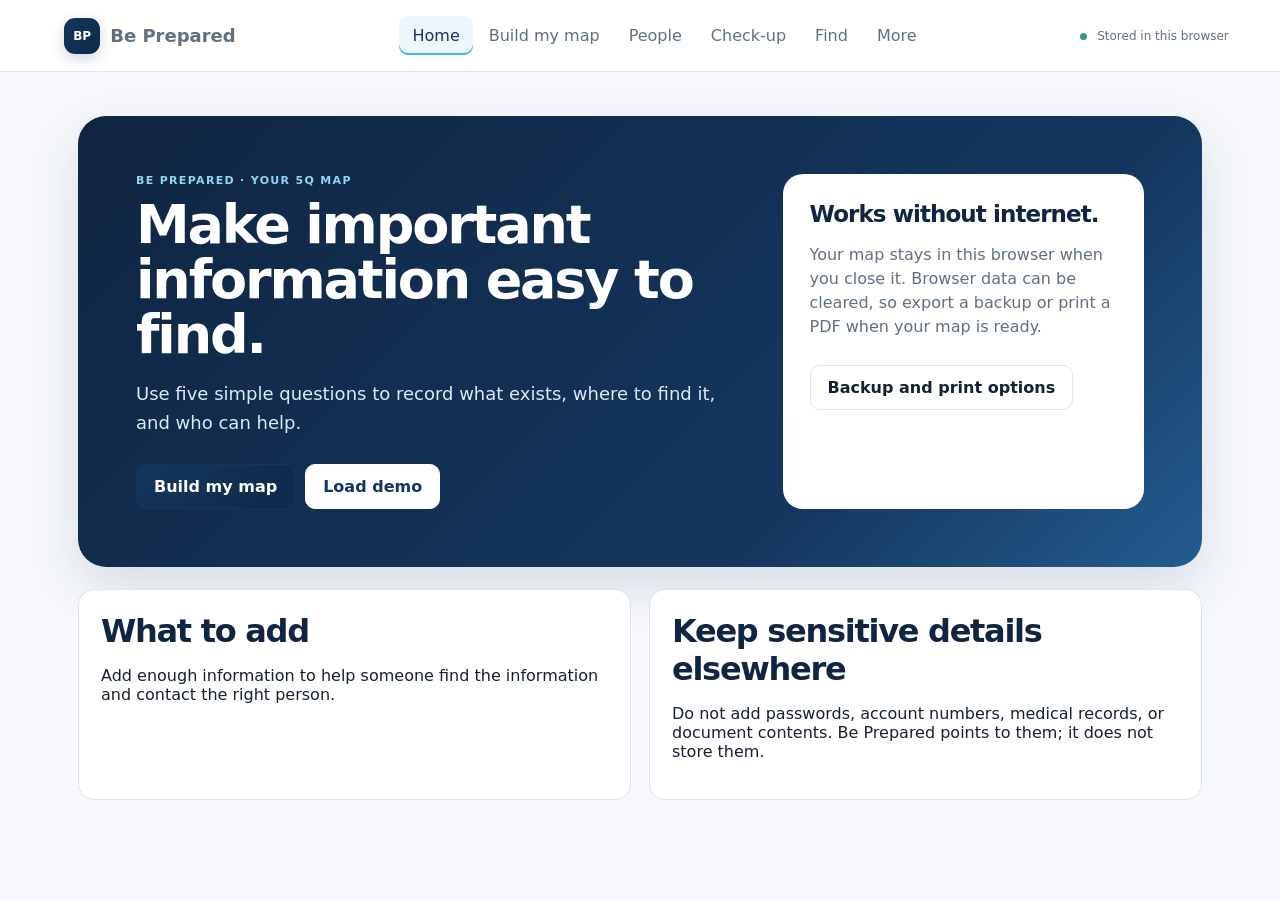
<file: index.html>
﻿<!doctype html><html lang="en"><head><meta charset="utf-8"><meta name="viewport" content="width=device-width,initial-scale=1"><meta name="theme-color" content="#14365e"><title>Be Prepared · Your 5Q map</title><meta name="description" content="Use five simple questions to make important information easy to find."><link rel="stylesheet" href="styles.css"></head><body><a class="skip" href="#main">Skip to content</a><header class="topbar"><button class="brand" data-go="home" aria-label="Be Prepared home"><span class="brandmark">BP</span><span>Be Prepared</span></button><nav class="desktop-nav" aria-label="Primary"><button data-go="home">Home</button><button data-go="build">Build my map</button><button data-go="people">People</button><button data-go="checkup">Check-up</button><button data-go="search">Find</button><button data-go="more">More</button></nav><div class="privacy-chip"><span></span> Stored in this browser</div></header><main id="main" tabindex="-1"></main><nav class="mobile-nav" aria-label="Mobile navigation"><button data-go="home">⌂<span>Home</span></button><button data-go="build">⑤<span>My map</span></button><button data-go="people">♙<span>People</span></button><button data-go="search">⌕<span>Find</span></button><button data-go="more">•••<span>More</span></button></nav><dialog id="modal"><div class="modal-card"><button class="modal-x" aria-label="Close">×</button><div id="modalBody"></div></div></dialog><div id="toast" role="status" aria-live="polite"></div><input type="file" id="importFile" accept="application/json" hidden><script src="app.js"></script></body></html>
</file>
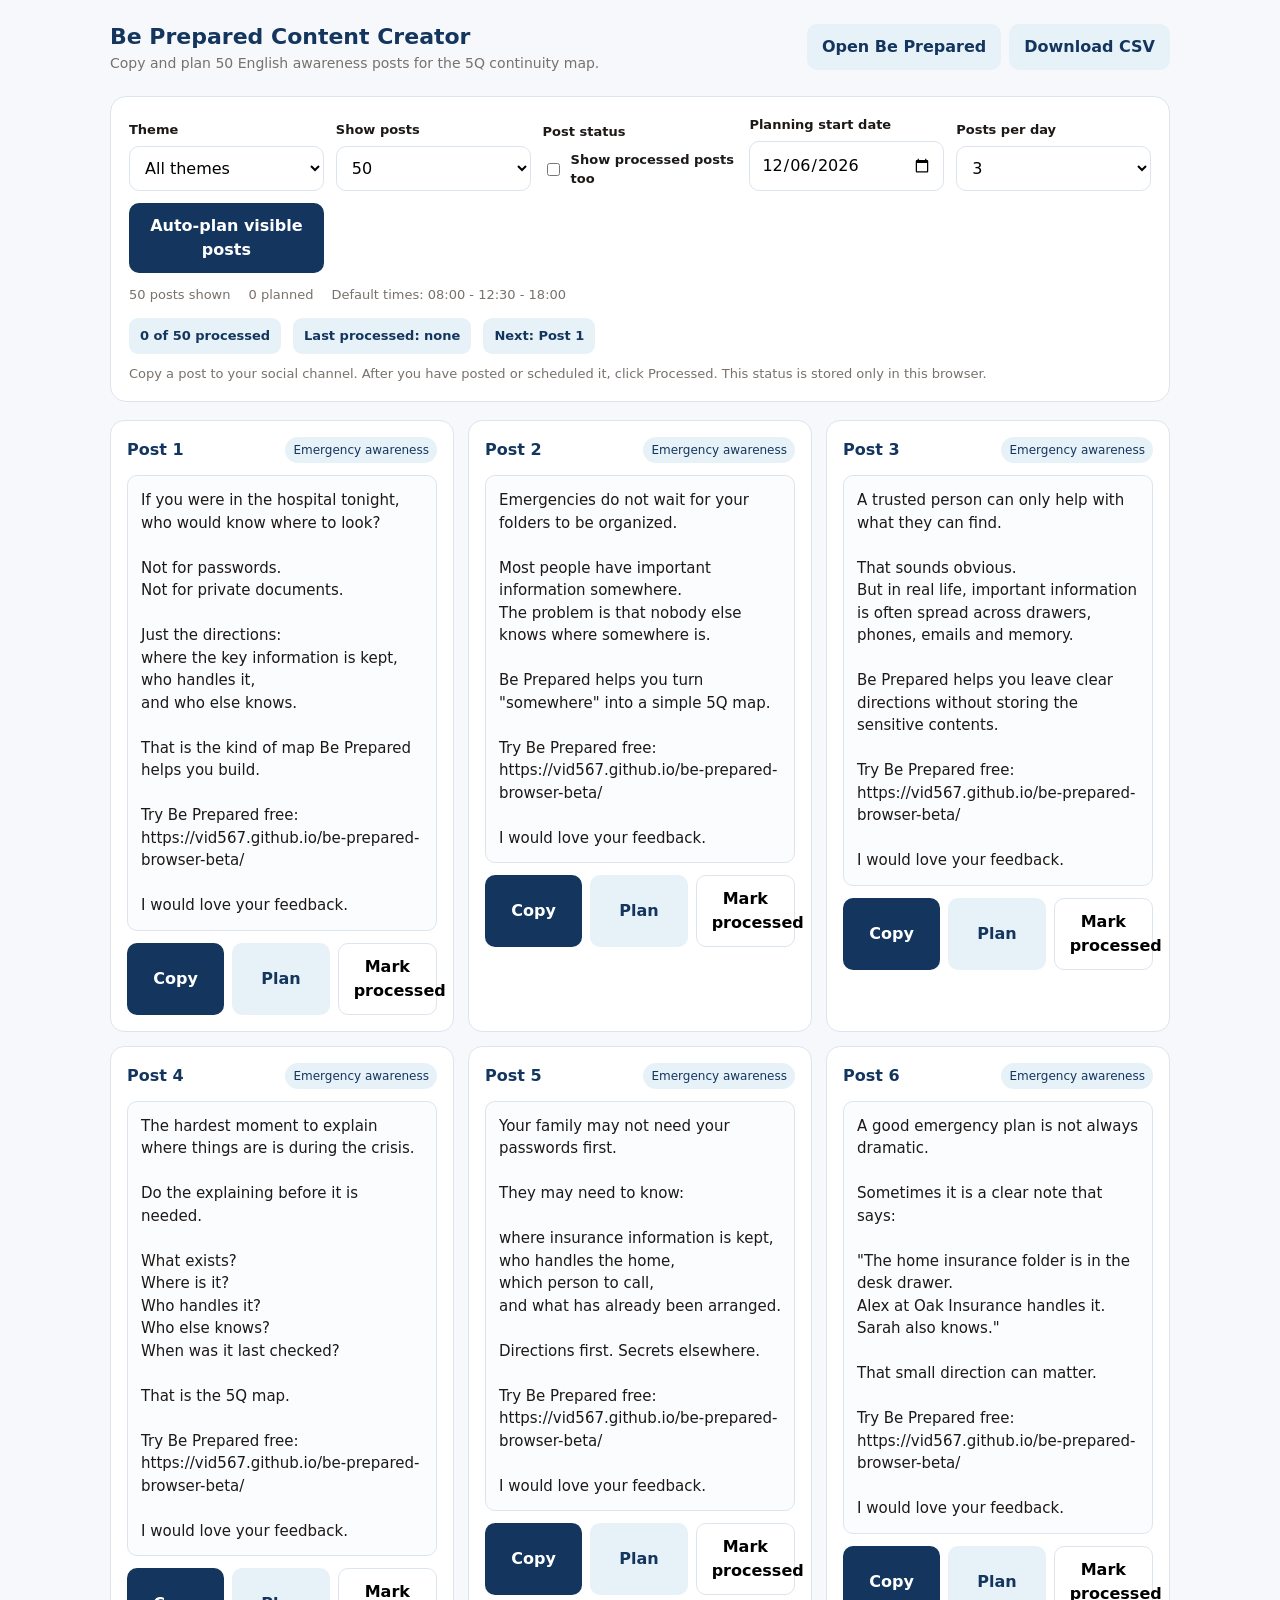
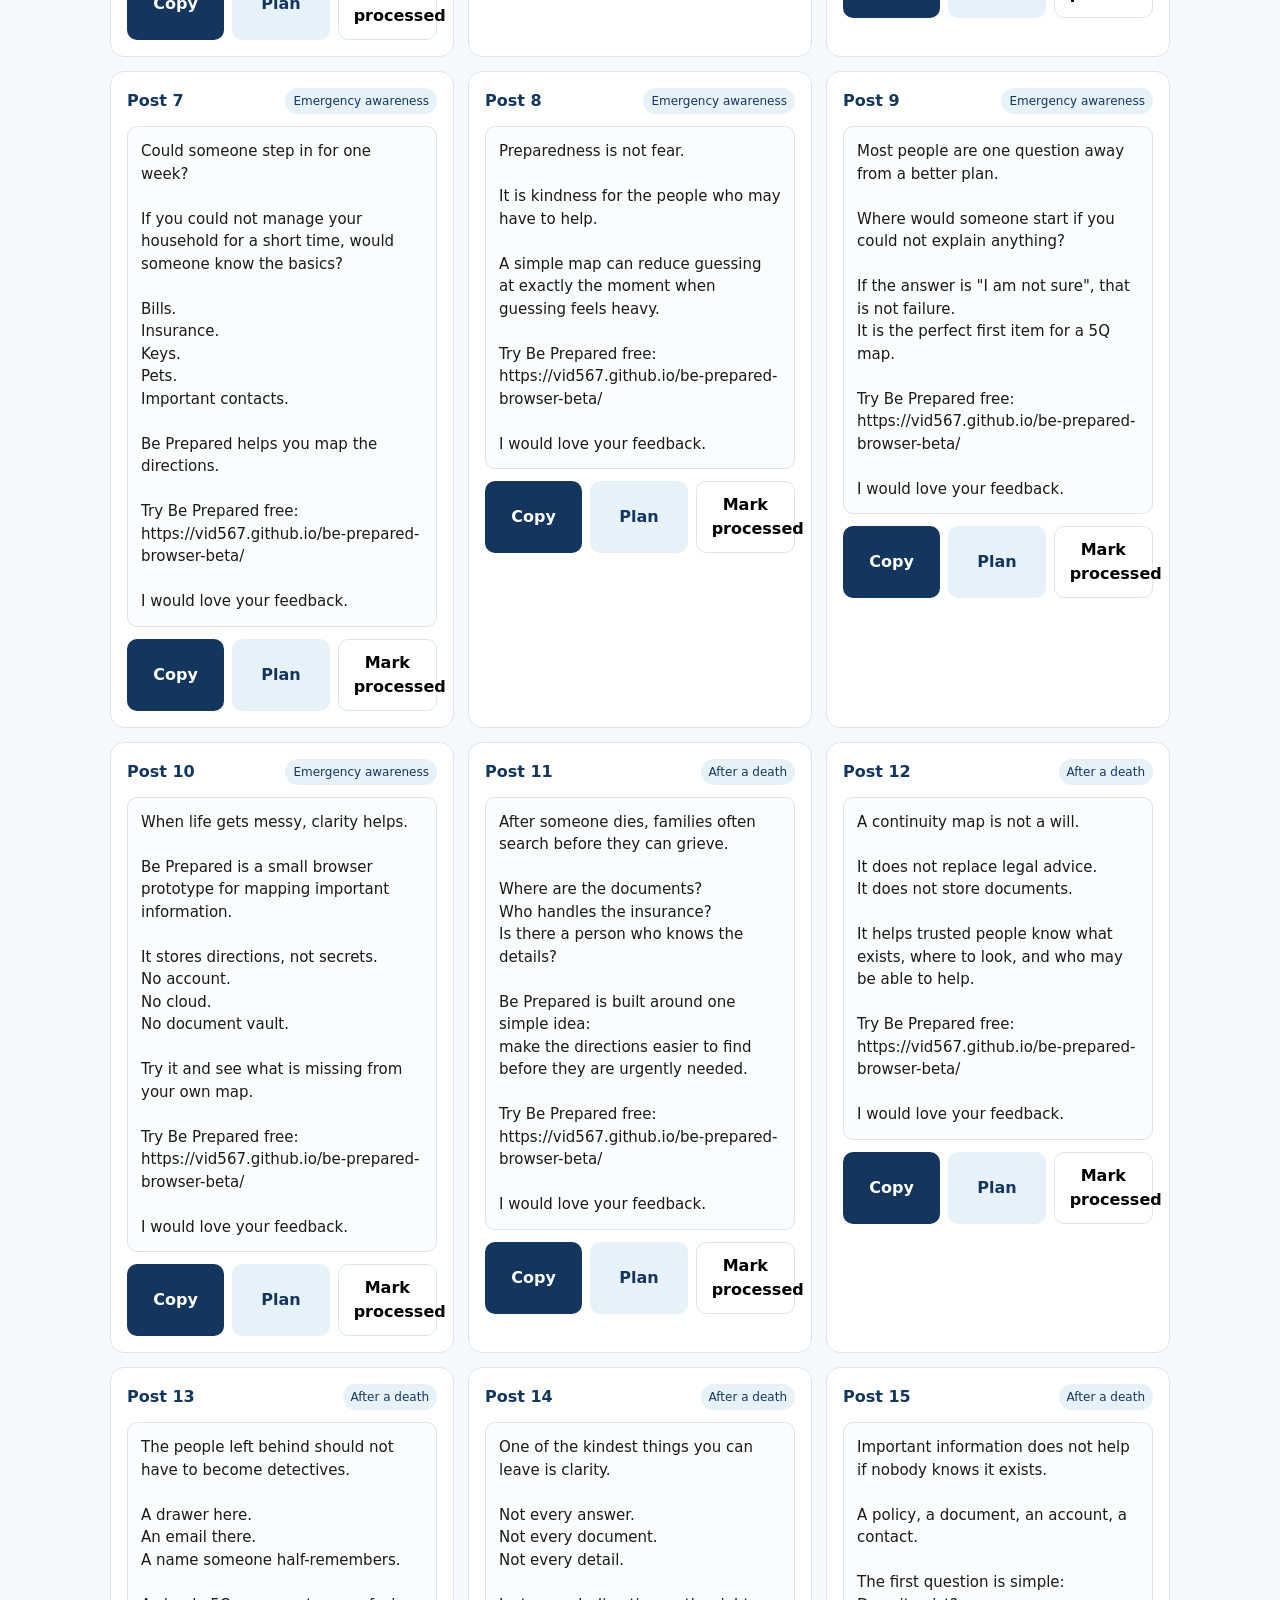
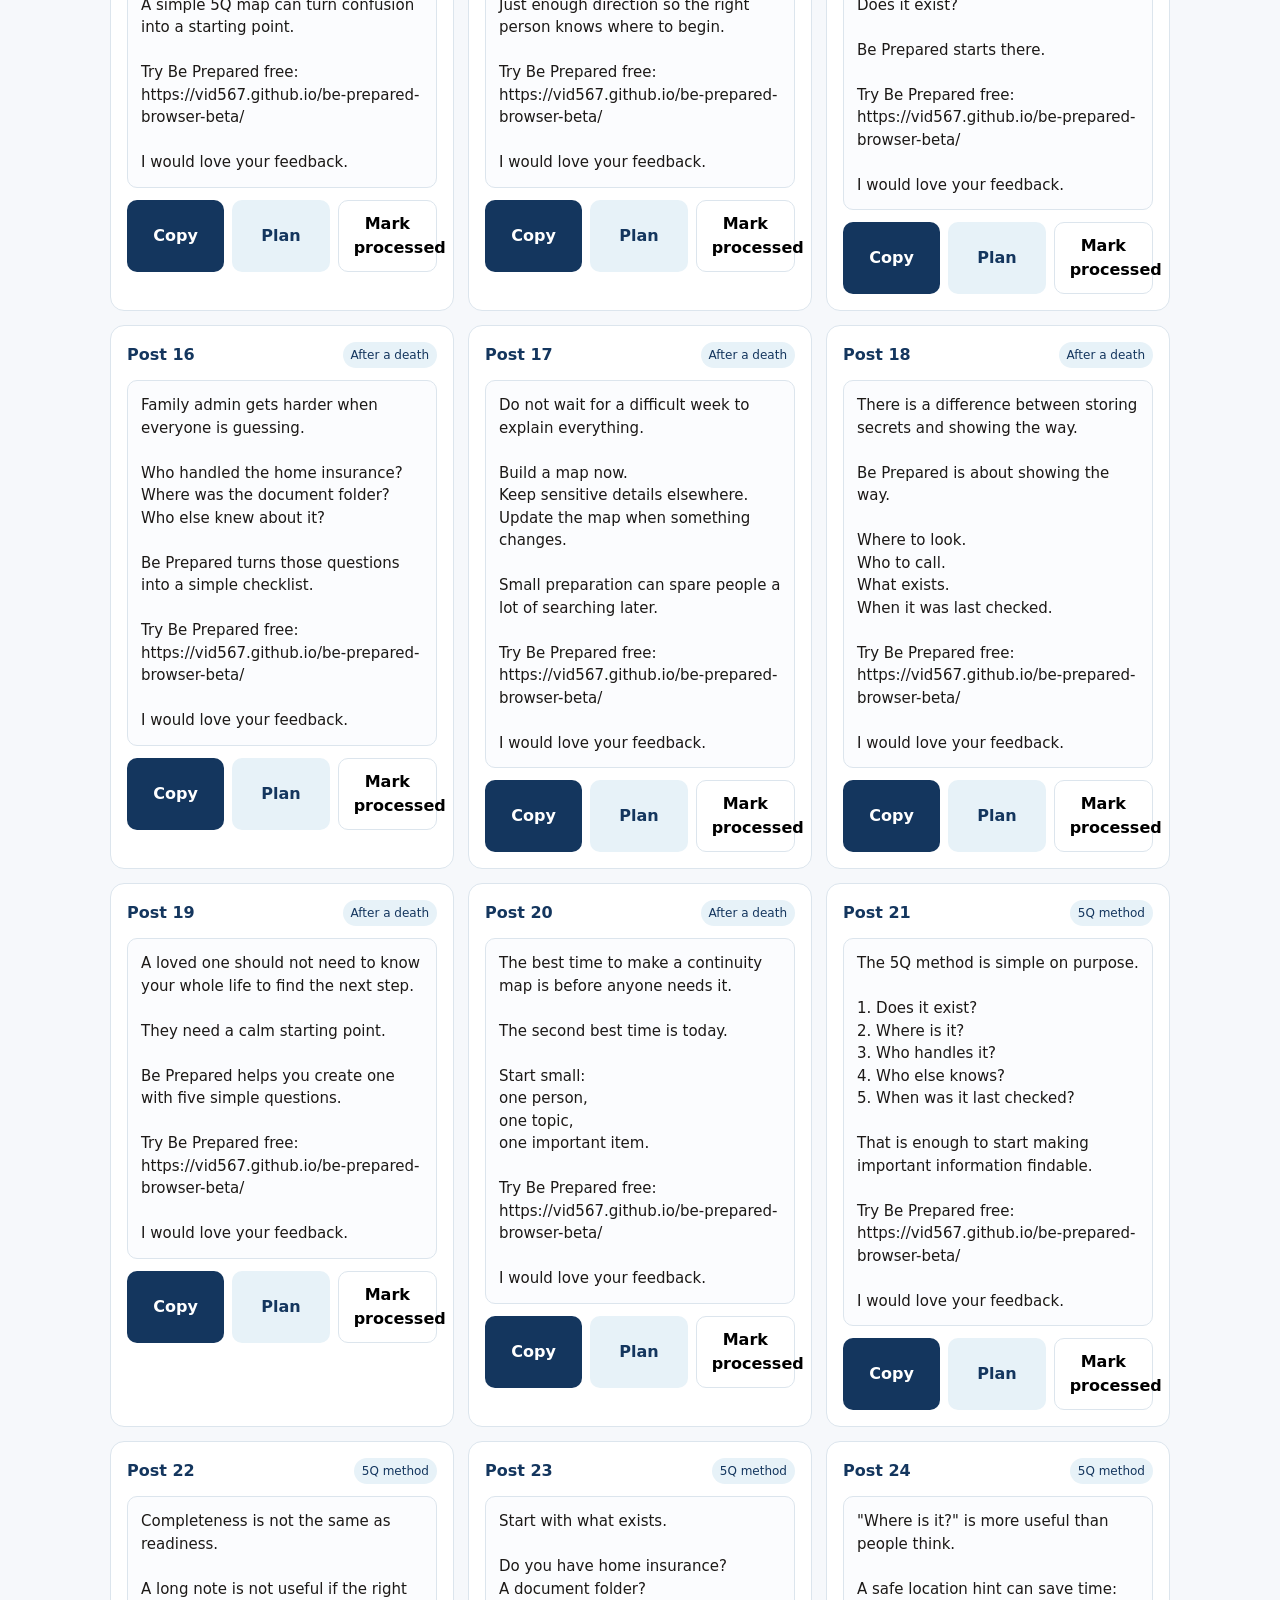
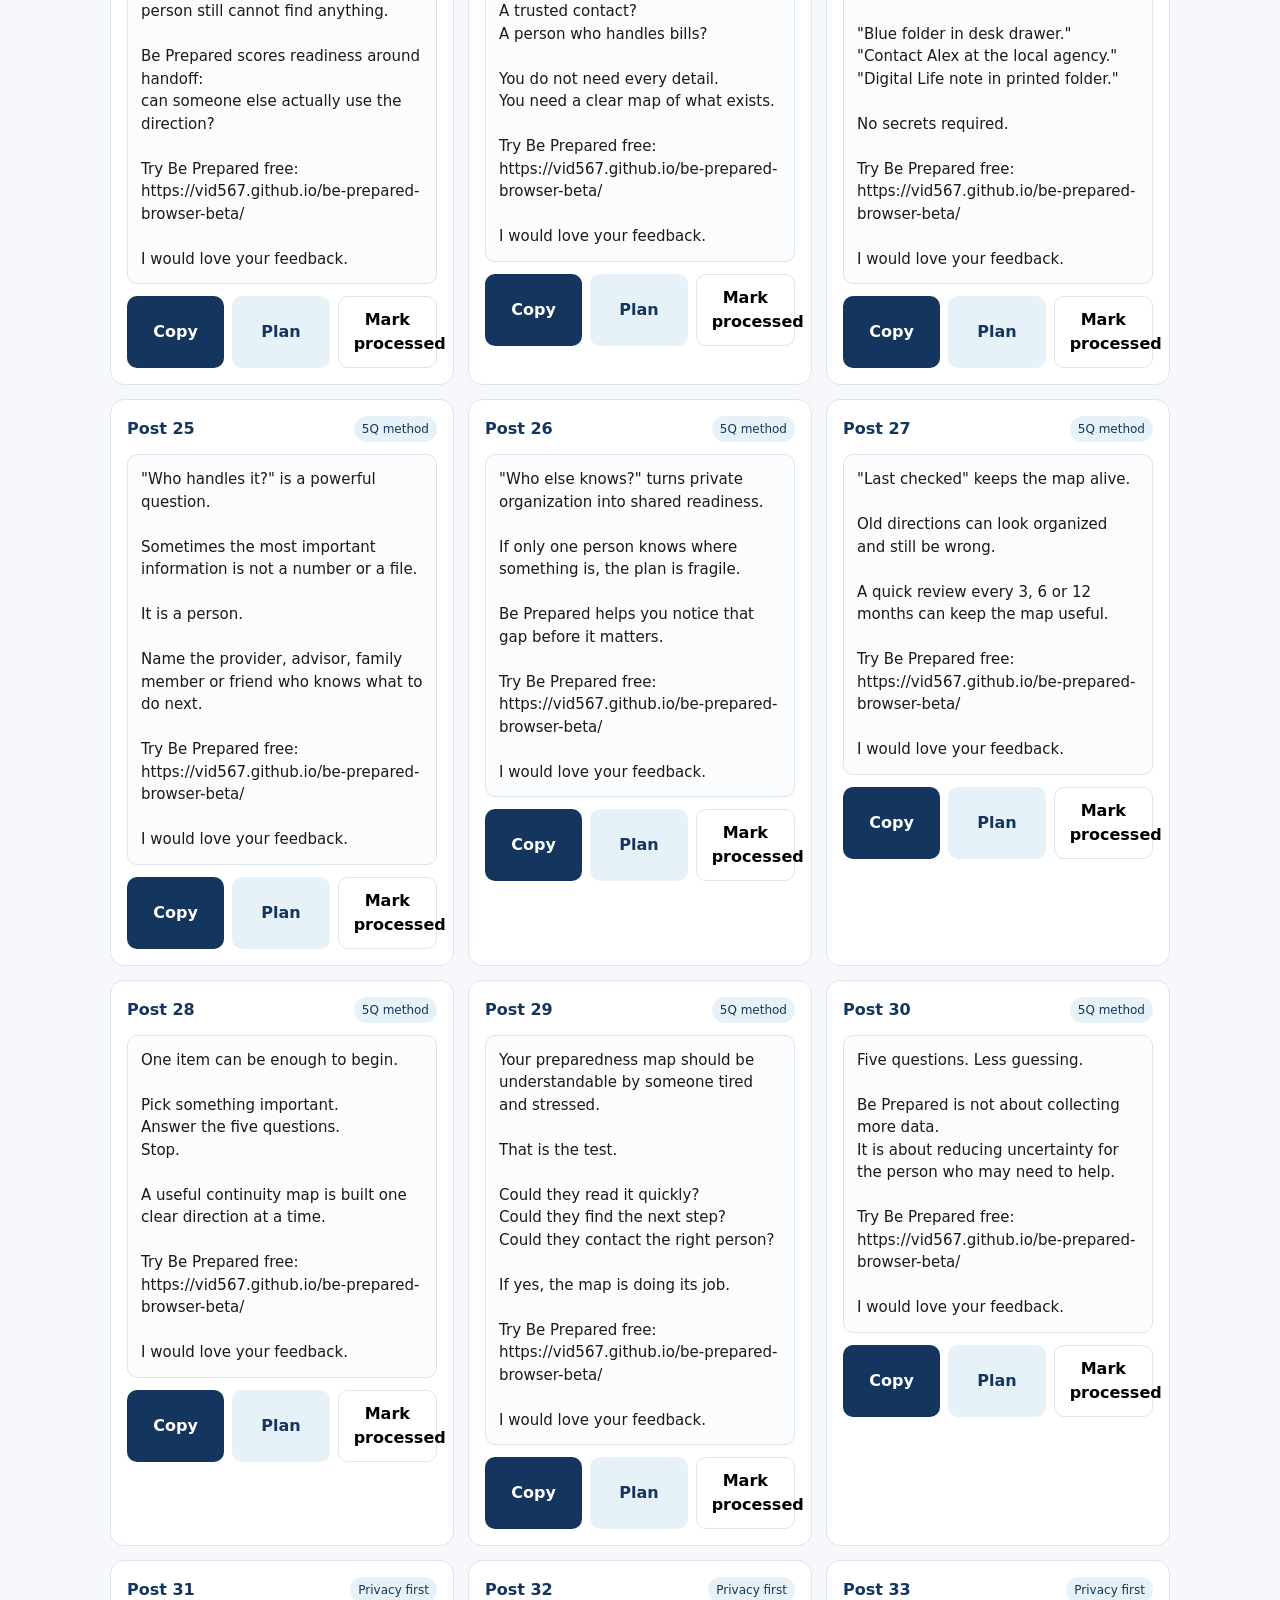
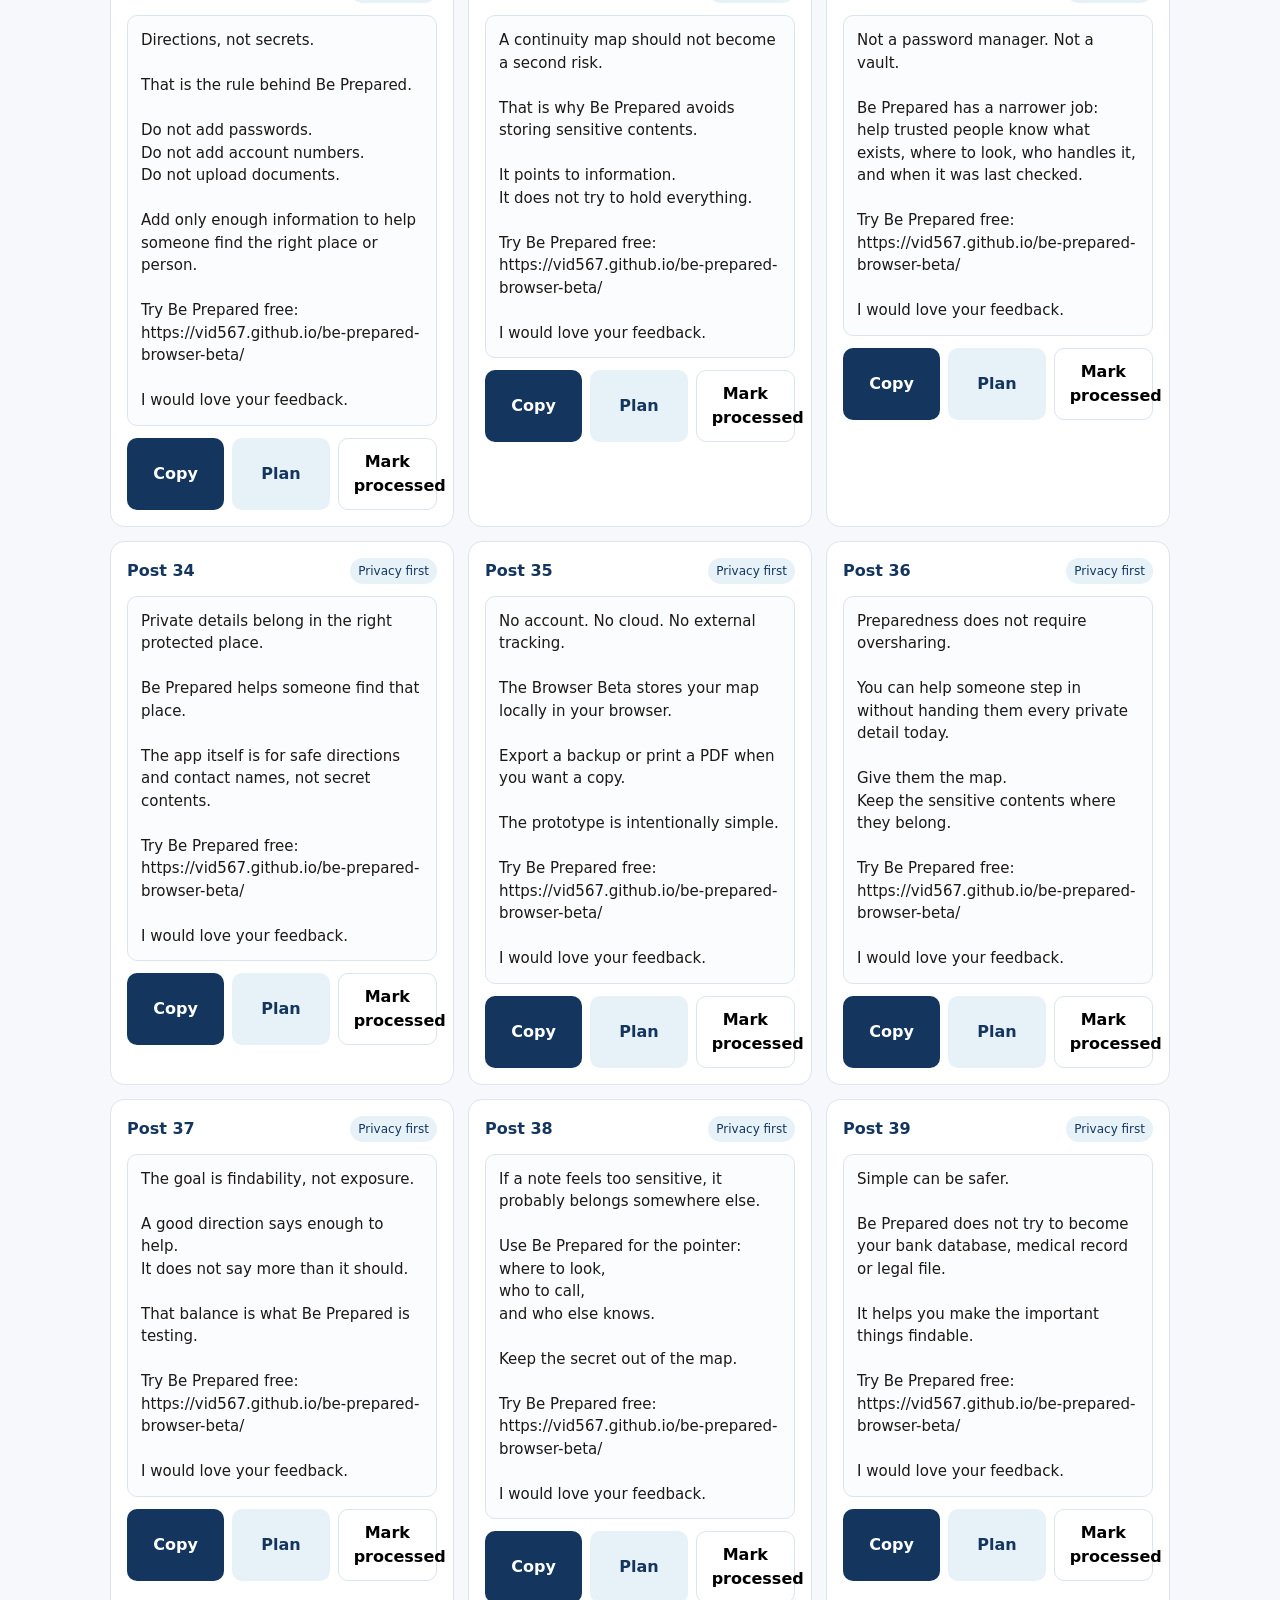
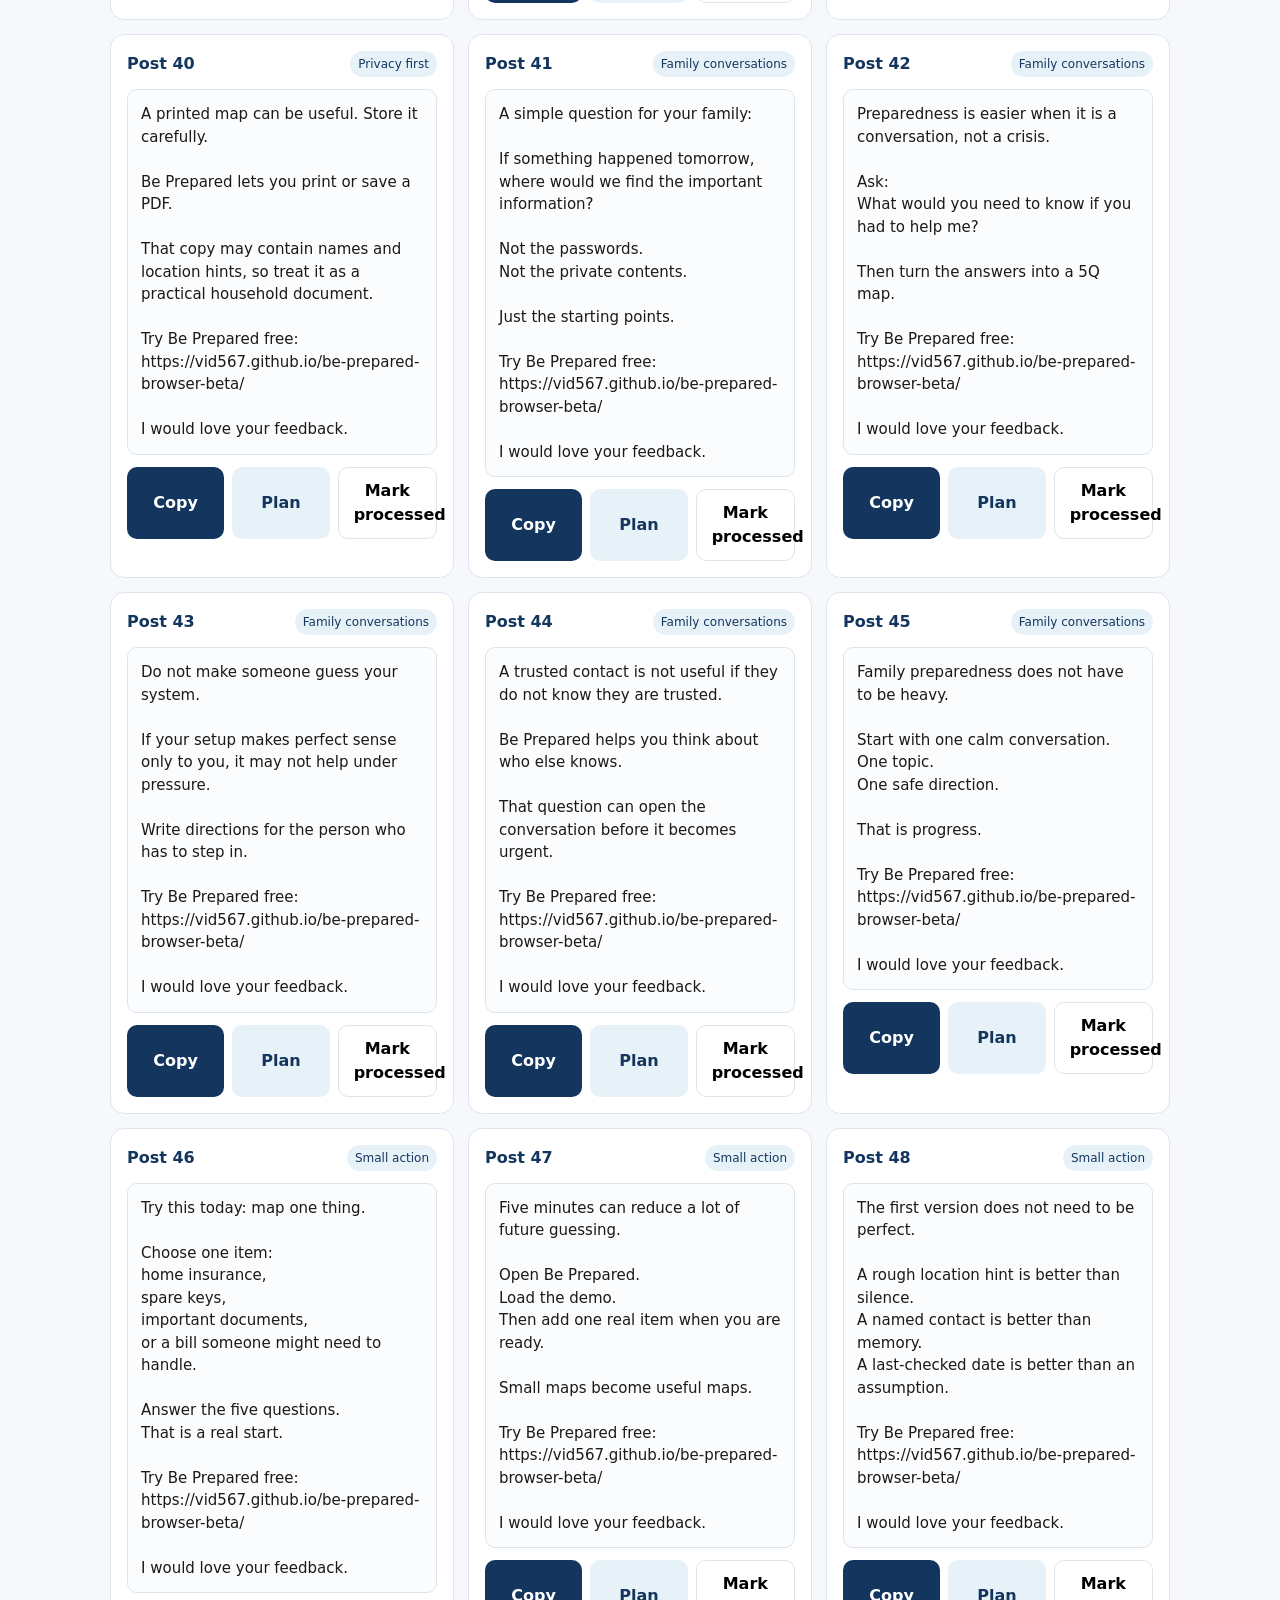
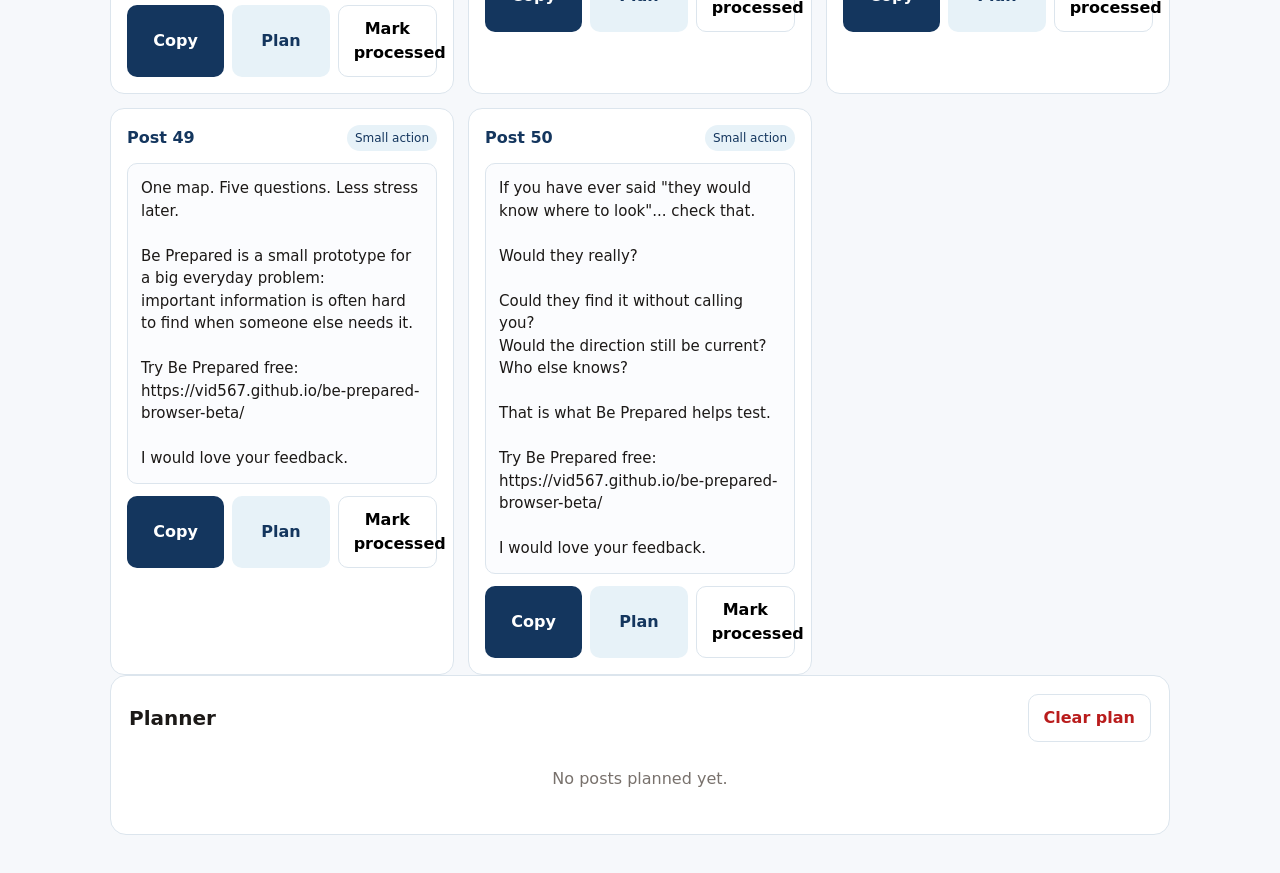
<file: content-creator.html>
<!doctype html>
<html lang="en">
<head>
<meta charset="utf-8">
<meta name="viewport" content="width=device-width,initial-scale=1">
<meta name="theme-color" content="#14365e">
<title>Be Prepared Content Creator</title>
<meta name="description" content="Plan, copy and track 50 English Be Prepared awareness posts.">
<style>
:root{--brand:#14365e;--brand-dark:#0e2948;--brand-light:#e7f2f8;--blue:#41b6e6;--success:#059669;--success-light:#d1fae5;--bg:#f6f8fb;--surface:#fff;--text:#1c1917;--muted:#78716c;--border:#dce5ed;--danger:#b91c1c}
*{box-sizing:border-box}body{margin:0;font-family:-apple-system,BlinkMacSystemFont,"Segoe UI",system-ui,sans-serif;background:var(--bg);color:var(--text);line-height:1.5}.wrap{max-width:1100px;margin:auto;padding:20px}.top{display:flex;justify-content:space-between;gap:16px;align-items:center;margin-bottom:22px}.brand{font-size:22px;font-weight:800;color:var(--brand)}.sub{color:var(--muted);font-size:14px}.top-actions{display:flex;gap:8px;flex-wrap:wrap}.panel{background:var(--surface);border:1px solid var(--border);border-radius:16px;padding:18px;margin-bottom:18px}.controls{display:grid;grid-template-columns:repeat(auto-fit,minmax(170px,1fr));gap:12px;align-items:end}label{font-size:13px;font-weight:700;display:block;margin-bottom:6px}select,input,button{font:inherit}select,input{width:100%;padding:11px;border:1px solid var(--border);border-radius:10px;background:#fff}.btn{border:0;border-radius:10px;padding:11px 15px;font-weight:700;cursor:pointer;text-decoration:none;text-align:center}.primary{background:var(--brand);color:#fff}.primary:hover{background:var(--brand-dark)}.secondary{background:var(--brand-light);color:var(--brand)}.ghost{background:#fff;border:1px solid var(--border)}.danger{color:var(--danger)}.stats{display:flex;gap:18px;flex-wrap:wrap;font-size:13px;color:var(--muted);margin-top:12px}.progress{display:flex;gap:12px;flex-wrap:wrap;margin-top:14px}.progress strong{background:var(--brand-light);color:var(--brand);padding:8px 11px;border-radius:9px;font-size:13px}.grid{display:grid;grid-template-columns:repeat(auto-fit,minmax(310px,1fr));gap:14px}.card{background:#fff;border:1px solid var(--border);border-radius:14px;padding:16px;display:flex;flex-direction:column;gap:12px}.card-head{display:flex;justify-content:space-between;gap:10px;align-items:center}.number{font-weight:800;color:var(--brand)}.theme{font-size:12px;background:var(--brand-light);color:var(--brand);padding:4px 8px;border-radius:999px}.post{white-space:pre-wrap;background:#fbfcfe;border:1px solid var(--border);border-radius:10px;padding:13px;min-height:255px;font-size:15px}.actions{display:flex;gap:8px;flex-wrap:wrap}.actions button{flex:1;min-width:86px}.scheduled{box-shadow:inset 0 0 0 1px var(--blue)}.processed{border-color:var(--success);box-shadow:0 0 0 2px var(--success-light)}.processed .processed-btn{background:var(--success);color:#fff}.planner{overflow-x:auto}table{width:100%;border-collapse:collapse;font-size:14px}th,td{text-align:left;border-bottom:1px solid var(--border);padding:10px}th{color:var(--muted)}.empty{color:var(--muted);text-align:center;padding:25px}.status-toggle{display:flex;align-items:center;gap:8px;min-height:43px;margin:0}.status-toggle input{width:auto}.notice{font-size:13px;color:var(--muted);margin-top:10px}.toast{position:fixed;right:20px;bottom:20px;background:#111;color:#fff;padding:11px 15px;border-radius:10px;opacity:0;pointer-events:none;transition:.2s}.toast.show{opacity:1}@media(max-width:650px){.top{align-items:flex-start;flex-direction:column}.wrap{padding:14px}.post{min-height:auto}.grid{grid-template-columns:1fr}}
</style>
</head>
<body>
<main class="wrap">
  <div class="top">
    <div><div class="brand">Be Prepared Content Creator</div><div class="sub">Copy and plan 50 English awareness posts for the 5Q continuity map.</div></div>
    <div class="top-actions">
      <a class="btn secondary" href="index.html">Open Be Prepared</a>
      <button class="btn secondary" onclick="downloadCSV()">Download CSV</button>
    </div>
  </div>

  <section class="panel">
    <div class="controls">
      <div><label for="themeFilter">Theme</label><select id="themeFilter" onchange="renderPosts()"><option value="all">All themes</option><option>Emergency awareness</option><option>After a death</option><option>5Q method</option><option>Privacy first</option><option>Family conversations</option><option>Small action</option></select></div>
      <div><label for="count">Show posts</label><select id="count" onchange="renderPosts()"><option value="5">5</option><option value="10">10</option><option value="25">25</option><option value="50" selected>50</option></select></div>
      <div><label for="showProcessed">Post status</label><label class="status-toggle"><input id="showProcessed" type="checkbox" onchange="renderPosts()"> Show processed posts too</label></div>
      <div><label for="startDate">Planning start date</label><input id="startDate" type="date"></div>
      <div><label for="postsPerDay">Posts per day</label><select id="postsPerDay"><option value="1">1</option><option value="2">2</option><option value="3" selected>3</option></select></div>
      <button class="btn primary" onclick="autoPlan()">Auto-plan visible posts</button>
    </div>
    <div class="stats"><span id="postCount"></span><span id="plannedCount"></span><span>Default times: 08:00 - 12:30 - 18:00</span></div>
    <div class="progress"><strong id="processedCount"></strong><strong id="lastProcessed"></strong><strong id="nextPost"></strong></div>
    <div class="notice">Copy a post to your social channel. After you have posted or scheduled it, click Processed. This status is stored only in this browser.</div>
  </section>

  <section id="posts" class="grid"></section>

  <section class="panel planner">
    <div class="card-head"><h2 style="margin:0;font-size:20px">Planner</h2><button class="btn ghost danger" onclick="clearPlan()">Clear plan</button></div>
    <div id="planner"></div>
  </section>
</main>
<div id="toast" class="toast">Copied</div>
<script>
const link='https://vid567.github.io/be-prepared-browser-beta/';
const rawPosts=[
{theme:'Emergency awareness',hook:'If you were in the hospital tonight, who would know where to look?',body:'Not for passwords.\nNot for private documents.\n\nJust the directions:\nwhere the key information is kept,\nwho handles it,\nand who else knows.\n\nThat is the kind of map Be Prepared helps you build.'},
{theme:'Emergency awareness',hook:'Emergencies do not wait for your folders to be organized.',body:'Most people have important information somewhere.\nThe problem is that nobody else knows where somewhere is.\n\nBe Prepared helps you turn "somewhere" into a simple 5Q map.'},
{theme:'Emergency awareness',hook:'A trusted person can only help with what they can find.',body:'That sounds obvious.\nBut in real life, important information is often spread across drawers, phones, emails and memory.\n\nBe Prepared helps you leave clear directions without storing the sensitive contents.'},
{theme:'Emergency awareness',hook:'The hardest moment to explain where things are is during the crisis.',body:'Do the explaining before it is needed.\n\nWhat exists?\nWhere is it?\nWho handles it?\nWho else knows?\nWhen was it last checked?\n\nThat is the 5Q map.'},
{theme:'Emergency awareness',hook:'Your family may not need your passwords first.',body:'They may need to know:\n\nwhere insurance information is kept,\nwho handles the home,\nwhich person to call,\nand what has already been arranged.\n\nDirections first. Secrets elsewhere.'},
{theme:'Emergency awareness',hook:'A good emergency plan is not always dramatic.',body:'Sometimes it is a clear note that says:\n\n"The home insurance folder is in the desk drawer.\nAlex at Oak Insurance handles it.\nSarah also knows."\n\nThat small direction can matter.'},
{theme:'Emergency awareness',hook:'Could someone step in for one week?',body:'If you could not manage your household for a short time, would someone know the basics?\n\nBills.\nInsurance.\nKeys.\nPets.\nImportant contacts.\n\nBe Prepared helps you map the directions.'},
{theme:'Emergency awareness',hook:'Preparedness is not fear.',body:'It is kindness for the people who may have to help.\n\nA simple map can reduce guessing at exactly the moment when guessing feels heavy.'},
{theme:'Emergency awareness',hook:'Most people are one question away from a better plan.',body:'Where would someone start if you could not explain anything?\n\nIf the answer is "I am not sure", that is not failure.\nIt is the perfect first item for a 5Q map.'},
{theme:'Emergency awareness',hook:'When life gets messy, clarity helps.',body:'Be Prepared is a small browser prototype for mapping important information.\n\nIt stores directions, not secrets.\nNo account.\nNo cloud.\nNo document vault.\n\nTry it and see what is missing from your own map.'},
{theme:'After a death',hook:'After someone dies, families often search before they can grieve.',body:'Where are the documents?\nWho handles the insurance?\nIs there a person who knows the details?\n\nBe Prepared is built around one simple idea:\nmake the directions easier to find before they are urgently needed.'},
{theme:'After a death',hook:'A continuity map is not a will.',body:'It does not replace legal advice.\nIt does not store documents.\n\nIt helps trusted people know what exists, where to look, and who may be able to help.'},
{theme:'After a death',hook:'The people left behind should not have to become detectives.',body:'A drawer here.\nAn email there.\nA name someone half-remembers.\n\nA simple 5Q map can turn confusion into a starting point.'},
{theme:'After a death',hook:'One of the kindest things you can leave is clarity.',body:'Not every answer.\nNot every document.\nNot every detail.\n\nJust enough direction so the right person knows where to begin.'},
{theme:'After a death',hook:'Important information does not help if nobody knows it exists.',body:'A policy, a document, an account, a contact.\n\nThe first question is simple:\nDoes it exist?\n\nBe Prepared starts there.'},
{theme:'After a death',hook:'Family admin gets harder when everyone is guessing.',body:'Who handled the home insurance?\nWhere was the document folder?\nWho else knew about it?\n\nBe Prepared turns those questions into a simple checklist.'},
{theme:'After a death',hook:'Do not wait for a difficult week to explain everything.',body:'Build a map now.\nKeep sensitive details elsewhere.\nUpdate the map when something changes.\n\nSmall preparation can spare people a lot of searching later.'},
{theme:'After a death',hook:'There is a difference between storing secrets and showing the way.',body:'Be Prepared is about showing the way.\n\nWhere to look.\nWho to call.\nWhat exists.\nWhen it was last checked.'},
{theme:'After a death',hook:'A loved one should not need to know your whole life to find the next step.',body:'They need a calm starting point.\n\nBe Prepared helps you create one with five simple questions.'},
{theme:'After a death',hook:'The best time to make a continuity map is before anyone needs it.',body:'The second best time is today.\n\nStart small:\none person,\none topic,\none important item.'},
{theme:'5Q method',hook:'The 5Q method is simple on purpose.',body:'1. Does it exist?\n2. Where is it?\n3. Who handles it?\n4. Who else knows?\n5. When was it last checked?\n\nThat is enough to start making important information findable.'},
{theme:'5Q method',hook:'Completeness is not the same as readiness.',body:'A long note is not useful if the right person still cannot find anything.\n\nBe Prepared scores readiness around handoff:\ncan someone else actually use the direction?'},
{theme:'5Q method',hook:'Start with what exists.',body:'Do you have home insurance?\nA document folder?\nA trusted contact?\nA person who handles bills?\n\nYou do not need every detail.\nYou need a clear map of what exists.'},
{theme:'5Q method',hook:'"Where is it?" is more useful than people think.',body:'A safe location hint can save time:\n\n"Blue folder in desk drawer."\n"Contact Alex at the local agency."\n"Digital Life note in printed folder."\n\nNo secrets required.'},
{theme:'5Q method',hook:'"Who handles it?" is a powerful question.',body:'Sometimes the most important information is not a number or a file.\n\nIt is a person.\n\nName the provider, advisor, family member or friend who knows what to do next.'},
{theme:'5Q method',hook:'"Who else knows?" turns private organization into shared readiness.',body:'If only one person knows where something is, the plan is fragile.\n\nBe Prepared helps you notice that gap before it matters.'},
{theme:'5Q method',hook:'"Last checked" keeps the map alive.',body:'Old directions can look organized and still be wrong.\n\nA quick review every 3, 6 or 12 months can keep the map useful.'},
{theme:'5Q method',hook:'One item can be enough to begin.',body:'Pick something important.\nAnswer the five questions.\nStop.\n\nA useful continuity map is built one clear direction at a time.'},
{theme:'5Q method',hook:'Your preparedness map should be understandable by someone tired and stressed.',body:'That is the test.\n\nCould they read it quickly?\nCould they find the next step?\nCould they contact the right person?\n\nIf yes, the map is doing its job.'},
{theme:'5Q method',hook:'Five questions. Less guessing.',body:'Be Prepared is not about collecting more data.\nIt is about reducing uncertainty for the person who may need to help.'},
{theme:'Privacy first',hook:'Directions, not secrets.',body:'That is the rule behind Be Prepared.\n\nDo not add passwords.\nDo not add account numbers.\nDo not upload documents.\n\nAdd only enough information to help someone find the right place or person.'},
{theme:'Privacy first',hook:'A continuity map should not become a second risk.',body:'That is why Be Prepared avoids storing sensitive contents.\n\nIt points to information.\nIt does not try to hold everything.'},
{theme:'Privacy first',hook:'Not a password manager. Not a vault.',body:'Be Prepared has a narrower job:\nhelp trusted people know what exists, where to look, who handles it, and when it was last checked.'},
{theme:'Privacy first',hook:'Private details belong in the right protected place.',body:'Be Prepared helps someone find that place.\n\nThe app itself is for safe directions and contact names, not secret contents.'},
{theme:'Privacy first',hook:'No account. No cloud. No external tracking.',body:'The Browser Beta stores your map locally in your browser.\n\nExport a backup or print a PDF when you want a copy.\n\nThe prototype is intentionally simple.'},
{theme:'Privacy first',hook:'Preparedness does not require oversharing.',body:'You can help someone step in without handing them every private detail today.\n\nGive them the map.\nKeep the sensitive contents where they belong.'},
{theme:'Privacy first',hook:'The goal is findability, not exposure.',body:'A good direction says enough to help.\nIt does not say more than it should.\n\nThat balance is what Be Prepared is testing.'},
{theme:'Privacy first',hook:'If a note feels too sensitive, it probably belongs somewhere else.',body:'Use Be Prepared for the pointer:\nwhere to look,\nwho to call,\nand who else knows.\n\nKeep the secret out of the map.'},
{theme:'Privacy first',hook:'Simple can be safer.',body:'Be Prepared does not try to become your bank database, medical record or legal file.\n\nIt helps you make the important things findable.'},
{theme:'Privacy first',hook:'A printed map can be useful. Store it carefully.',body:'Be Prepared lets you print or save a PDF.\n\nThat copy may contain names and location hints, so treat it as a practical household document.'},
{theme:'Family conversations',hook:'A simple question for your family:',body:'If something happened tomorrow, where would we find the important information?\n\nNot the passwords.\nNot the private contents.\n\nJust the starting points.'},
{theme:'Family conversations',hook:'Preparedness is easier when it is a conversation, not a crisis.',body:'Ask:\nWhat would you need to know if you had to help me?\n\nThen turn the answers into a 5Q map.'},
{theme:'Family conversations',hook:'Do not make someone guess your system.',body:'If your setup makes perfect sense only to you, it may not help under pressure.\n\nWrite directions for the person who has to step in.'},
{theme:'Family conversations',hook:'A trusted contact is not useful if they do not know they are trusted.',body:'Be Prepared helps you think about who else knows.\n\nThat question can open the conversation before it becomes urgent.'},
{theme:'Family conversations',hook:'Family preparedness does not have to be heavy.',body:'Start with one calm conversation.\nOne topic.\nOne safe direction.\n\nThat is progress.'},
{theme:'Small action',hook:'Try this today: map one thing.',body:'Choose one item:\nhome insurance,\nspare keys,\nimportant documents,\nor a bill someone might need to handle.\n\nAnswer the five questions.\nThat is a real start.'},
{theme:'Small action',hook:'Five minutes can reduce a lot of future guessing.',body:'Open Be Prepared.\nLoad the demo.\nThen add one real item when you are ready.\n\nSmall maps become useful maps.'},
{theme:'Small action',hook:'The first version does not need to be perfect.',body:'A rough location hint is better than silence.\nA named contact is better than memory.\nA last-checked date is better than an assumption.'},
{theme:'Small action',hook:'One map. Five questions. Less stress later.',body:'Be Prepared is a small prototype for a big everyday problem:\nimportant information is often hard to find when someone else needs it.'},
{theme:'Small action',hook:'If you have ever said "they would know where to look"... check that.',body:'Would they really?\n\nCould they find it without calling you?\nWould the direction still be current?\nWho else knows?\n\nThat is what Be Prepared helps test.'}
];
const posts=rawPosts.map((p,i)=>({id:i+1,theme:p.theme,hook:p.hook,body:p.body,text:`${p.hook}\n\n${p.body}\n\nTry Be Prepared free:\n${link}\n\nI would love your feedback.`}));
let plan=JSON.parse(localStorage.getItem('bePreparedContentPlan')||'{}');
let processed=JSON.parse(localStorage.getItem('bePreparedContentProcessedV1')||'{}');
function visiblePosts(){const theme=document.getElementById('themeFilter').value,count=Number(document.getElementById('count').value),showProcessed=document.getElementById('showProcessed').checked;return posts.filter(p=>(theme==='all'||p.theme===theme)&&(showProcessed||!processed[p.id])).slice(0,count)}
function renderPosts(){const list=visiblePosts();document.getElementById('posts').innerHTML=list.map(p=>`<article class="card ${plan[p.id]?'scheduled':''} ${processed[p.id]?'processed':''}"><div class="card-head"><span class="number">Post ${p.id}</span><span class="theme">${escapeHtml(p.theme)}</span></div><div class="post">${escapeHtml(p.text)}</div><div class="actions"><button class="btn primary" onclick="copyPost(${p.id})">Copy</button><button class="btn secondary" onclick="planOne(${p.id})">${plan[p.id]?'Change time':'Plan'}</button>${processed[p.id]?`<button class="btn ghost processed-btn" onclick="toggleProcessed(${p.id})">Processed</button>`:`<button class="btn ghost" onclick="toggleProcessed(${p.id})">Mark processed</button>`}</div></article>`).join('')||'<div class="empty">No posts match this filter.</div>';document.getElementById('postCount').textContent=`${list.length} posts shown`;renderPlanner();renderProgress()}
function escapeHtml(s){return String(s).replace(/[&<>]/g,c=>({'&':'&amp;','<':'&lt;','>':'&gt;'}[c]))}
async function copyPost(id){await navigator.clipboard.writeText(posts.find(p=>p.id===id).text);if(!processed[id]){processed[id]=new Date().toISOString();localStorage.setItem('bePreparedContentProcessedV1',JSON.stringify(processed));renderPosts()}toast('Copied and marked as processed')}
function toast(msg){const t=document.getElementById('toast');t.textContent=msg;t.classList.add('show');setTimeout(()=>t.classList.remove('show'),2200)}
function toggleProcessed(id){if(processed[id])delete processed[id];else processed[id]=new Date().toISOString();localStorage.setItem('bePreparedContentProcessedV1',JSON.stringify(processed));renderPosts();toast(processed[id]?'Marked as processed':'Marked as not processed')}
function renderProgress(){const done=posts.filter(p=>processed[p.id]);document.getElementById('processedCount').textContent=`${done.length} of ${posts.length} processed`;const last=done.slice().sort((a,b)=>String(processed[b.id]).localeCompare(String(processed[a.id])))[0];document.getElementById('lastProcessed').textContent=last?`Last processed: Post ${last.id}`:'Last processed: none';const next=posts.find(p=>!processed[p.id]);document.getElementById('nextPost').textContent=next?`Next: Post ${next.id}`:'All posts processed'}
function planOne(id){const value=prompt('Enter date and time (YYYY-MM-DD HH:MM)',plan[id]||'');if(!value)return;plan[id]=value;savePlan();renderPosts()}
function autoPlan(){const start=document.getElementById('startDate').value;if(!start){alert('Choose a planning start date first.');return}const perDay=Number(document.getElementById('postsPerDay').value),times=['08:00','12:30','18:00'];visiblePosts().forEach((p,index)=>{const day=new Date(start+'T12:00:00');day.setDate(day.getDate()+Math.floor(index/perDay));const y=day.getFullYear(),m=String(day.getMonth()+1).padStart(2,'0'),d=String(day.getDate()).padStart(2,'0');plan[p.id]=`${y}-${m}-${d} ${times[index%perDay]}`});savePlan();renderPosts();toast('Planning created')}
function savePlan(){localStorage.setItem('bePreparedContentPlan',JSON.stringify(plan))}
function clearPlan(){if(confirm('Clear the complete content plan?')){plan={};savePlan();renderPosts()}}
function renderPlanner(){const rows=posts.filter(p=>plan[p.id]).sort((a,b)=>plan[a.id].localeCompare(plan[b.id]));document.getElementById('plannedCount').textContent=`${rows.length} planned`;document.getElementById('planner').innerHTML=rows.length?`<table><thead><tr><th>Date & time</th><th>Post</th><th>Hook</th><th></th></tr></thead><tbody>${rows.map(p=>`<tr><td>${escapeHtml(plan[p.id])}</td><td>${p.id}</td><td>${escapeHtml(p.hook.replaceAll('\n',' / '))}</td><td><button class="btn ghost" onclick="copyPost(${p.id})">Copy</button></td></tr>`).join('')}</tbody></table>`:'<div class="empty">No posts planned yet.</div>'}
function downloadCSV(){const rows=[['Post','Theme','Hook','Full post','Planned date/time','Processed'],...posts.map(p=>[p.id,p.theme,p.hook,p.text,plan[p.id]||'',processed[p.id]?'Yes':'No'])];const csv=rows.map(r=>r.map(v=>'"'+String(v).replaceAll('"','""')+'"').join(',')).join('\r\n');const blob=new Blob([csv],{type:'text/csv;charset=utf-8'});const a=document.createElement('a');a.href=URL.createObjectURL(blob);a.download='Be-Prepared-50-posts.csv';a.click();URL.revokeObjectURL(a.href)}
document.getElementById('startDate').value=new Date(Date.now()+86400000).toISOString().slice(0,10);
renderPosts();
</script>
</body>
</html>
</file>
<file: styles.css>
:root{--ink:#18312d;--muted:#667571;--paper:#f7f4ed;--card:#fff;--green:#1f5b4f;--mint:#dcebe4;--amber:#e6a23c;--rose:#c76557;--line:#dddcd4;--blue:#3e6f75;--shadow:0 12px 30px rgba(25,50,45,.08);font-family:Inter,ui-sans-serif,system-ui,-apple-system,"Segoe UI",sans-serif;color:var(--ink);background:var(--paper)}*{box-sizing:border-box}body{margin:0;min-height:100vh}.skip{position:fixed;left:-999px;top:8px}.skip:focus{left:8px;z-index:99;background:white;padding:10px;border-radius:8px}.topbar{height:72px;background:rgba(255,255,255,.92);border-bottom:1px solid var(--line);display:flex;align-items:center;padding:0 clamp(18px,4vw,60px);gap:30px;position:sticky;top:0;z-index:10;backdrop-filter:blur(12px)}button{font:inherit;color:inherit}.brand{border:0;background:none;display:flex;gap:10px;align-items:center;font-weight:760;font-size:18px;cursor:pointer}.brandmark{display:grid;place-items:center;width:36px;height:36px;border-radius:11px;background:var(--green);color:white;font-size:12px}.desktop-nav{display:flex;gap:3px;margin:auto}.desktop-nav button,.topbar button[data-go]{border:0;background:none;padding:10px 13px;border-radius:9px;cursor:pointer;color:var(--muted)}.desktop-nav button:hover,.desktop-nav button.active{background:var(--mint);color:var(--green)}.privacy-chip{font-size:12px;color:var(--muted);white-space:nowrap}.privacy-chip span{display:inline-block;width:7px;height:7px;background:#3b9a71;border-radius:50%;margin-right:6px}.mobile-nav{display:none}.shell{max-width:1180px;margin:auto;padding:44px 28px 90px}.eyebrow{text-transform:uppercase;letter-spacing:.12em;font-size:11px;font-weight:800;color:var(--green)}h1{font-family:Georgia,serif;font-size:clamp(38px,6vw,66px);line-height:1.02;letter-spacing:-.035em;margin:10px 0 18px;max-width:820px;font-weight:500}h2{font-family:Georgia,serif;font-size:32px;font-weight:500;margin:0 0 8px}h3{margin:0 0 7px;font-size:17px}.lead{font-size:18px;line-height:1.6;color:var(--muted);max-width:700px}.hero{display:grid;grid-template-columns:1.4fr .7fr;gap:36px;align-items:end;margin-bottom:46px}.hero-actions{display:flex;gap:10px;flex-wrap:wrap;margin-top:26px}.btn{border:1px solid var(--line);background:white;padding:12px 17px;border-radius:10px;font-weight:700;cursor:pointer}.btn:hover{transform:translateY(-1px);box-shadow:var(--shadow)}.btn.primary{background:var(--green);border-color:var(--green);color:white}.btn.danger{color:#983e35;border-color:#e5bdb7}.btn.small{padding:8px 12px;font-size:13px}.assurance{padding:20px;border-left:3px solid var(--green);background:#eff5f1;border-radius:0 12px 12px 0;color:var(--muted);line-height:1.5}.section-head{display:flex;justify-content:space-between;align-items:end;gap:16px;margin:38px 0 18px}.section-head p{margin:0;color:var(--muted)}.scenario-grid{display:grid;grid-template-columns:repeat(4,1fr);gap:15px}.scenario{background:var(--card);border:1px solid var(--line);border-radius:16px;padding:20px;min-height:190px;display:flex;flex-direction:column;cursor:pointer;transition:.18s;text-align:left}.scenario:hover{transform:translateY(-3px);box-shadow:var(--shadow);border-color:#b7cbc3}.scenario .icon{font-size:24px;margin-bottom:30px}.scenario p{color:var(--muted);font-size:13px;line-height:1.45}.scenario footer{margin-top:auto;display:flex;align-items:center;justify-content:space-between;font-weight:750}.score{font-family:Georgia,serif;font-size:25px}.status{font-size:11px;font-weight:800;border-radius:99px;padding:5px 9px;background:#eee}.status.ready{background:#d9eee2;color:#236443}.status.attention{background:#fff0cf;color:#825711}.status.notready{background:#f8dfda;color:#8a4037}.summary-grid{display:grid;grid-template-columns:1.2fr .8fr;gap:18px;margin-top:18px}.card{background:white;border:1px solid var(--line);border-radius:16px;padding:22px}.person-row,.item-row,.gap-row{display:grid;grid-template-columns:auto 1fr auto;gap:13px;align-items:center;padding:13px 0;border-bottom:1px solid #ecebe6}.person-row:last-child,.item-row:last-child,.gap-row:last-child{border-bottom:0}.avatar{width:42px;height:42px;border-radius:50%;display:grid;place-items:center;background:var(--mint);font-weight:800;color:var(--green)}.muted{color:var(--muted)}.tiny{font-size:12px}.progress{height:7px;background:#e9e8e2;border-radius:10px;overflow:hidden;margin-top:7px}.progress i{display:block;height:100%;background:var(--green);border-radius:10px}.page-head{display:flex;justify-content:space-between;align-items:start;gap:20px;margin-bottom:26px}.page-head h1{font-size:48px;margin:0 0 8px}.tabs{display:flex;gap:8px;flex-wrap:wrap;margin:20px 0}.tabs button{border:1px solid var(--line);background:white;border-radius:99px;padding:8px 13px;cursor:pointer}.tabs button.active{background:var(--green);color:#fff;border-color:var(--green)}.domain-grid{display:grid;grid-template-columns:repeat(2,1fr);gap:14px}.domain-card{background:#fff;border:1px solid var(--line);border-radius:14px;padding:18px}.domain-card header{display:flex;justify-content:space-between}.item-row{grid-template-columns:1fr auto auto}.item-row button{border:0;background:none;color:var(--green);font-weight:750;cursor:pointer}.overdue{font-size:11px;color:#9a4b40;background:#fae5e1;padding:4px 7px;border-radius:99px}.fiveq{display:grid;grid-template-columns:repeat(5,1fr);gap:8px;margin:18px 0}.qstep{padding:10px 8px;border-radius:10px;background:#f1f3ef;text-align:center;font-size:12px}.qstep b{display:block;color:var(--green);font-size:15px}.form-grid{display:grid;grid-template-columns:1fr 1fr;gap:14px}.field{display:flex;flex-direction:column;gap:6px}.field.full{grid-column:1/-1}.field label{font-size:12px;font-weight:800}.field input,.field select,.field textarea{border:1px solid #cfcfc7;border-radius:9px;padding:11px;background:#fff;font:inherit}.field small{color:var(--muted)}.modal-card{border:0;border-radius:18px;padding:26px;width:min(680px,calc(100vw - 28px));box-shadow:0 30px 80px #0004;position:relative}dialog::backdrop{background:#173c3555;backdrop-filter:blur(4px)}.modal-x{position:absolute;right:16px;top:12px;border:0;background:none;font-size:26px;cursor:pointer}.searchbox{width:100%;padding:16px 18px;border-radius:13px;border:1px solid #c8cbc4;font-size:17px;margin:18px 0 25px}.handoff-controls{display:flex;gap:12px;flex-wrap:wrap}.handoff-controls select{padding:11px;border:1px solid var(--line);border-radius:9px;background:white}.big-score{font-family:Georgia,serif;font-size:64px;color:var(--green)}.split{display:grid;grid-template-columns:1fr 1fr;gap:16px}.result-list{list-style:none;padding:0}.result-list li{padding:9px 0;border-bottom:1px solid var(--line)}.result-list .yes{color:#287351}.result-list .no{color:#a34c41}.check-card{max-width:740px;margin:auto}.check-actions{display:flex;gap:10px}.notice{padding:14px 16px;border-radius:10px;background:#fff4d9;color:#76541c}.more-grid{display:grid;grid-template-columns:repeat(2,1fr);gap:16px}.not-list{line-height:2;color:var(--muted)}#toast{position:fixed;right:22px;bottom:22px;background:#18312d;color:#fff;padding:12px 16px;border-radius:9px;opacity:0;transform:translateY(10px);transition:.2s;z-index:100;pointer-events:none}#toast.show{opacity:1;transform:none}.print-only{display:none}
@media(max-width:850px){.desktop-nav,.privacy-chip{display:none}.topbar{height:60px}.mobile-nav{display:flex;position:fixed;bottom:0;left:0;right:0;background:white;border-top:1px solid var(--line);z-index:20;justify-content:space-around;padding:7px 4px max(7px,env(safe-area-inset-bottom))}.mobile-nav button{border:0;background:none;color:var(--muted);font-size:18px}.mobile-nav span{display:block;font-size:10px;margin-top:2px}.shell{padding:28px 18px 90px}.hero,.summary-grid,.split{grid-template-columns:1fr}.scenario-grid{grid-template-columns:1fr 1fr}.domain-grid{grid-template-columns:1fr}.more-grid{grid-template-columns:1fr}.hero{gap:16px}.page-head h1{font-size:39px}.fiveq{overflow-x:auto;grid-template-columns:repeat(5,105px)}.form-grid{grid-template-columns:1fr}.field.full{grid-column:auto}}
@media(max-width:520px){.scenario-grid{grid-template-columns:1fr}.scenario{min-height:150px}.scenario .icon{margin-bottom:12px}.page-head{display:block}.handoff-controls{display:grid}.handoff-controls>*{width:100%}}
@media print{.topbar,.mobile-nav,.hero-actions,.btn,.tabs,.no-print{display:none!important}body{background:#fff}.shell{max-width:none;padding:20px}.print-only{display:block}.card,.scenario,.domain-card{box-shadow:none;break-inside:avoid}.scenario-grid{grid-template-columns:repeat(2,1fr)}h1{font-size:38px}.privacy-print{font-size:10px;color:#555;border-bottom:1px solid #ccc;padding-bottom:10px;margin-bottom:24px}}

/* Shared navy/cyan product-family palette */
:root{--ink:#172033;--muted:#607080;--paper:#f6f8fb;--green:#14365e;--mint:#eef5fb;--line:#dce5ed;--blue:#41b6e6;--shadow:0 12px 30px rgba(20,54,94,.09)}
h1,h2{font-family:Inter,ui-sans-serif,system-ui,-apple-system,"Segoe UI",sans-serif;color:#102541;font-weight:850;letter-spacing:-.04em}.brandmark,.btn.primary{background:linear-gradient(135deg,#14365e,#0e2948)}.tagline{font-size:11px;color:var(--muted);max-width:155px;line-height:1.25}.desktop-nav button:hover,.desktop-nav button.active{background:#eef5fb;color:#14365e;box-shadow:inset 0 -2px #41b6e6}.assurance{background:#eef5fb;border-left-color:#41b6e6}.progress i{background:linear-gradient(90deg,#41b6e6,#14365e)}.qstep{background:#eef5fb;border:1px solid #d2e2ef}.score,.big-score{color:#14365e;font-family:Inter,ui-sans-serif,system-ui,sans-serif;font-weight:900}
.fiveq-hero{background:linear-gradient(135deg,#102541,#14365e 70%,#245c91);border-radius:26px;padding:34px;color:white;box-shadow:0 18px 45px #14365e22}.fiveq-hero h1{color:white}.fiveq-hero .lead{color:#dbeaf6}.eyebrow.light{color:#8ed8f4}.fiveq-board{display:grid;grid-template-columns:repeat(5,1fr);gap:12px;margin-top:26px}.fiveq-card{background:#ffffff12;border:1px solid #ffffff30;border-radius:16px;padding:18px;min-height:155px;display:flex;flex-direction:column;color:white}.fiveq-card .qnum{font-size:11px;font-weight:900;color:#8ed8f4;letter-spacing:.1em}.fiveq-card strong{font-size:18px;margin:9px 0 5px}.fiveq-card p{font-size:12px;color:#dbeaf6;line-height:1.4;margin:0}.fiveq-card .qstat{margin-top:auto;padding-top:16px;font-weight:850}.fiveq-card.gap{border-color:#eec87999}.fiveq-card.good{border-color:#78d1ef99}.method-strip{display:flex;align-items:center;justify-content:space-between;gap:18px;background:white;border:1px solid var(--line);border-radius:18px;padding:20px;margin:18px 0}.method-score{font-size:40px;font-weight:900;color:#14365e}.domain-overview{display:grid;grid-template-columns:repeat(4,1fr);gap:12px}.domain-mini{background:white;border:1px solid var(--line);border-radius:14px;padding:16px}.domain-mini b,.scenario-compact strong{display:block;margin-bottom:8px}.domain-mini span{font-size:12px;color:var(--muted)}.scenario-compact{display:grid;grid-template-columns:repeat(4,1fr);gap:10px}.scenario-compact button{background:#fff;border:1px solid var(--line);border-radius:13px;padding:14px;text-align:left;cursor:pointer}.scenario-compact span{display:block;color:#14365e;font-weight:850}.secondary-section{margin-top:46px;padding-top:28px;border-top:1px solid var(--line)}
@media(max-width:850px){.tagline{display:none}.fiveq-board{grid-template-columns:1fr 1fr}.domain-overview,.scenario-compact{grid-template-columns:1fr 1fr}}
@media(max-width:520px){.fiveq-hero{padding:24px 18px}.fiveq-board,.domain-overview,.scenario-compact{grid-template-columns:1fr}.method-strip{align-items:flex-start;flex-direction:column}}

/* Two-step welcome and simplified build flow */
.welcome-hero{background:linear-gradient(135deg,#102541,#14365e 70%,#245c91);border-radius:28px;padding:clamp(28px,5vw,58px);display:grid;grid-template-columns:1.25fr .75fr;gap:44px;color:white;box-shadow:0 20px 50px #14365e22}.welcome-copy h1{color:white;max-width:700px}.welcome-copy .lead{color:#dbeaf6}.welcome-note{color:#c9ddeb}.demo-light{background:#fff;color:#14365e;border-color:#fff}.welcome-trust{background:#fff;color:#172033;border-radius:20px;padding:27px}.welcome-trust h2{font-size:23px}.welcome-trust p,.welcome-trust li{color:#607080;line-height:1.5}.welcome-trust ul{padding-left:20px}.trust-icon{width:42px;height:42px;border-radius:50%;display:grid;place-items:center;background:#e4f4fb;color:#14365e;font-weight:900;font-size:20px}.how{padding:52px 0 12px;text-align:center}.how h2{margin-bottom:24px}.how-grid{display:grid;grid-template-columns:repeat(5,1fr);gap:12px;text-align:left}.how-card{background:white;border:1px solid var(--line);border-radius:16px;padding:18px}.how-card>span,.q-field label span{display:grid;place-items:center;width:28px;height:28px;border-radius:8px;background:#14365e;color:white;font-weight:850;font-size:12px}.how-card b{display:block;margin:15px 0 5px}.how-card p{color:var(--muted);font-size:13px;line-height:1.45;margin:0}.build-head{align-items:end}.build-person{display:flex;flex-direction:column;gap:6px;min-width:220px}.build-person label{font-size:12px;font-weight:800}.build-person select{padding:12px;border:1px solid var(--line);border-radius:11px;background:white}.fiveq-summary{display:grid;grid-template-columns:repeat(5,1fr) auto;background:#14365e;border-radius:18px;overflow:hidden;color:white;margin-bottom:28px}.fiveq-summary>div{padding:16px;border-right:1px solid #ffffff22;display:flex;flex-direction:column;gap:5px}.fiveq-summary span{font-size:10px;color:#8ed8f4;font-weight:850}.fiveq-summary b{font-size:13px}.fiveq-summary strong{font-size:20px}.fiveq-total{background:#41b6e6;color:#102541!important;justify-content:center;min-width:110px}.fiveq-total span{color:#102541!important}.fiveq-total strong{font-size:30px}.map-toolbar{display:flex;justify-content:space-between;align-items:end;margin-bottom:16px}.map-toolbar h2,.map-toolbar p{margin-bottom:0}.domain-mini button{display:block;width:100%;margin-top:10px;padding:8px;border:0;border-top:1px solid var(--line);background:none;text-align:left;color:#14365e;cursor:pointer}.person-drop{border-bottom:1px solid var(--line)}.person-drop:last-child{border-bottom:0}.person-drop summary{display:grid;grid-template-columns:auto 1fr auto;align-items:center;gap:14px;padding:16px 0;cursor:pointer;list-style:none}.person-drop summary::-webkit-details-marker{display:none}.person-drop small{display:block;color:var(--muted);margin-top:3px}.chevron{font-size:24px;color:var(--muted)}.person-drop[open] .chevron{transform:rotate(180deg)}.person-actions{display:flex;gap:8px;padding:0 0 16px 56px}.fiveq-form .q-field{background:#f7fafc;border:1px solid var(--line);border-radius:14px;padding:14px}.q-field label{display:flex;align-items:center;gap:9px;font-size:14px}.q-field input,.q-field select{width:100%}.q-field select+small,.q-field input+select{margin-top:8px}.optional-situations{border-top:1px solid var(--line);padding-top:16px}.optional-situations .tabs{margin:8px 0}.optional-situations .tabs label{font-weight:600;font-size:12px}.modal-card{max-height:92vh;overflow-y:auto}
@media(max-width:900px){.welcome-hero{grid-template-columns:1fr}.how-grid{grid-template-columns:repeat(2,1fr)}.fiveq-summary{grid-template-columns:repeat(3,1fr)}.fiveq-total{grid-column:span 1}.map-toolbar{align-items:flex-start;flex-direction:column}.build-person{width:100%}}
@media(max-width:560px){.how-grid,.fiveq-summary{grid-template-columns:1fr}.fiveq-summary>div{border-right:0;border-bottom:1px solid #ffffff22;flex-direction:row;align-items:center;justify-content:space-between}.fiveq-total{grid-column:auto}.build-head{display:block}.build-person{margin-top:18px}.person-actions{padding-left:0;flex-wrap:wrap}}

/* Shared product-family palette and 5Q-first dashboard */
:root{--ink:#172033;--muted:#607080;--paper:#f6f8fb;--green:#14365e;--mint:#eef5fb;--line:#dce5ed;--blue:#41b6e6;--shadow:0 12px 30px rgba(20,54,94,.09)}
h1,h2{font-family:Inter,ui-sans-serif,system-ui,-apple-system,"Segoe UI",sans-serif;color:#102541;font-weight:850;letter-spacing:-.04em}.brandmark,.btn.primary{background:linear-gradient(135deg,#14365e,#0e2948)}.brandmark{box-shadow:0 5px 14px #14365e33}.tagline{font-size:11px;color:var(--muted);max-width:155px;line-height:1.25}.desktop-nav button:hover,.desktop-nav button.active{background:#eef5fb;color:#14365e;box-shadow:inset 0 -2px #41b6e6}.assurance{background:#eef5fb;border-left-color:#41b6e6}.progress i{background:linear-gradient(90deg,#41b6e6,#14365e)}.qstep{background:#eef5fb;border:1px solid #d2e2ef}.avatar{background:linear-gradient(135deg,#e8f1fb,#d6eef8);border:1px solid #c7d9ec}.score,.big-score{color:#14365e;font-family:Inter,ui-sans-serif,system-ui,sans-serif;font-weight:900}.scenario:hover{border-color:#a9c5df}
.fiveq-hero{background:linear-gradient(135deg,#102541 0%,#14365e 70%,#245c91 100%);border-radius:26px;padding:34px;color:white;box-shadow:0 18px 45px #14365e22}.fiveq-hero h1,.fiveq-hero h2{color:white}.fiveq-hero .lead{color:#dbeaf6}.fiveq-board{display:grid;grid-template-columns:repeat(5,1fr);gap:12px;margin-top:26px}.fiveq-card{background:#ffffff12;border:1px solid #ffffff30;border-radius:16px;padding:18px;min-height:155px;display:flex;flex-direction:column;color:white}.fiveq-card .qnum{font-size:11px;font-weight:900;color:#8ed8f4;letter-spacing:.1em}.fiveq-card strong{font-size:18px;margin:9px 0 5px}.fiveq-card p{font-size:12px;color:#dbeaf6;line-height:1.4;margin:0}.fiveq-card .qstat{margin-top:auto;padding-top:16px;font-weight:850}.fiveq-card.gap{border-color:#eec87999}.fiveq-card.good{border-color:#78d1ef99}.method-strip{display:flex;align-items:center;justify-content:space-between;gap:18px;background:white;border:1px solid var(--line);border-radius:18px;padding:20px;margin:18px 0}.method-score{font-size:40px;font-weight:900;color:#14365e;letter-spacing:-.05em}.domain-overview{display:grid;grid-template-columns:repeat(4,1fr);gap:12px}.domain-mini{background:white;border:1px solid var(--line);border-radius:14px;padding:16px;cursor:pointer;text-align:left}.domain-mini:hover{border-color:#a9c5df;box-shadow:var(--shadow)}.domain-mini b{display:block;margin-bottom:8px}.domain-mini span{font-size:12px;color:var(--muted)}.scenario-compact{display:grid;grid-template-columns:repeat(4,1fr);gap:10px}.scenario-compact button{background:#fff;border:1px solid var(--line);border-radius:13px;padding:14px;text-align:left;cursor:pointer}.scenario-compact strong{display:block;font-size:13px}.scenario-compact span{display:block;margin-top:7px;color:#14365e;font-weight:850}.secondary-section{margin-top:46px;padding-top:28px;border-top:1px solid var(--line)}
@media(max-width:850px){.tagline{display:none}.fiveq-board{grid-template-columns:1fr 1fr}.domain-overview,.scenario-compact{grid-template-columns:1fr 1fr}}
@media(max-width:520px){.fiveq-hero{padding:24px 18px}.fiveq-board,.domain-overview,.scenario-compact{grid-template-columns:1fr}.method-strip{align-items:flex-start;flex-direction:column}}
.privacy-simple{display:grid;grid-template-columns:1fr 1fr;gap:18px;margin-top:22px}.welcome-trust .btn{margin-top:10px}.domain-mini{cursor:default}.domain-mini:hover{transform:none}.page-head h1,.welcome-copy h1{font-size:clamp(36px,5vw,54px)}
@media(max-width:700px){.privacy-simple{grid-template-columns:1fr}}
</file>
